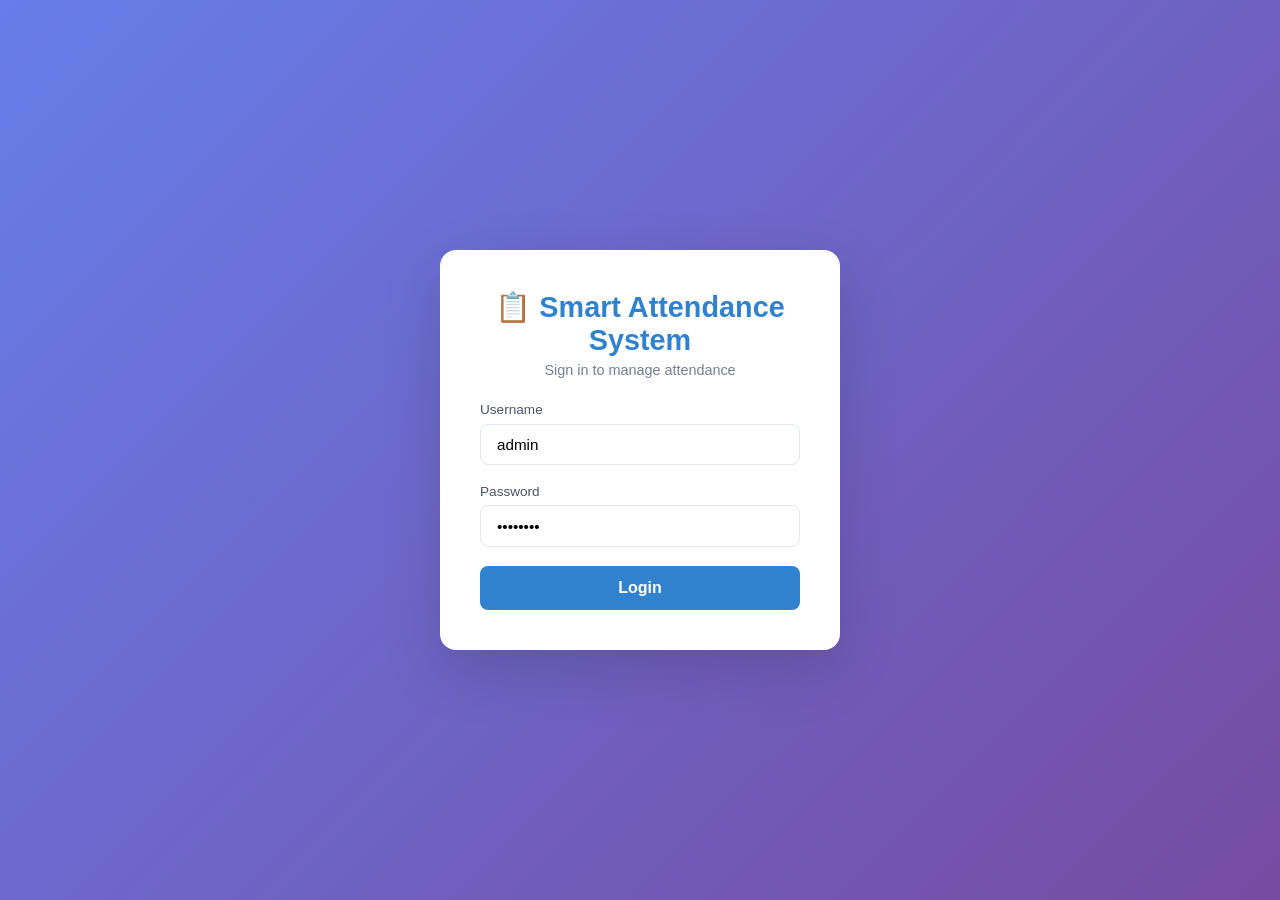
<file: index.html>
<!DOCTYPE html>
<html lang="en">
<head>
  <meta charset="UTF-8">
  <meta name="viewport" content="width=device-width, initial-scale=1.0">
  <title>Smart Attendance System - Login</title>
  <link rel="stylesheet" href="style.css">
</head>
<body class="auth-page">
  <div class="login-card">
    <div class="logo">
      <h1>📋 Smart Attendance System</h1>
      <p>Sign in to manage attendance</p>
    </div>

    <div id="alert" class="alert alert-error hidden">Invalid username or password.</div>

    <div class="form-group">
      <label>Username</label>
      <input type="text" id="username" placeholder="Enter username" value="admin">
      
    </div>
    <div class="form-group">
      <label>Password</label> 
      <input type="password" id="password" placeholder="Enter password" value="admin123">
      
    </div>
    <button class="btn-primary" onclick="login()">Login</button>
  </div>

  <script>
    function login() {
      const username = document.getElementById('username').value.trim();
      const password = document.getElementById('password').value.trim();
      const alert = document.getElementById('alert');

      if (username === 'admin' && password === 'admin123') {
        localStorage.setItem('loggedIn', 'true');
        localStorage.setItem('username', username);
        window.location.href = 'dashboard.html';
      } else {
        alert.classList.remove('hidden');
        setTimeout(() => alert.classList.add('hidden'), 3000);
      }
    }

    document.addEventListener('keypress', function(e) {
      if (e.key === 'Enter') login();
    });
  </script>
</body>
</html>
</file>
<file: style.css>
* { margin: 0; padding: 0; box-sizing: border-box; }
body { font-family: 'Segoe UI', sans-serif; background: #f0f4f8; color: #1a202c; }

/* AUTH PAGE */
.auth-page { display: flex; align-items: center; justify-content: center; min-height: 100vh; background: linear-gradient(135deg, #667eea 0%, #764ba2 100%); }
.login-card { background: white; padding: 2.5rem; border-radius: 16px; box-shadow: 0 20px 60px rgba(0,0,0,0.15); width: 400px; }
.login-card .logo { text-align: center; margin-bottom: 1.5rem; }
.login-card .logo h1 { font-size: 1.8rem; color: #3182ce; font-weight: 700; }
.login-card .logo p { color: #718096; font-size: 0.9rem; margin-top: 0.3rem; }

/* FORM */
.form-group { margin-bottom: 1.2rem; }
.form-group label { display: block; font-size: 0.85rem; color: #4a5568; font-weight: 500; margin-bottom: 0.4rem; }
.form-group input, .form-group select {
  width: 100%; padding: 0.7rem 1rem; border: 1.5px solid #e2e8f0;
  border-radius: 8px; font-size: 0.95rem; transition: border 0.2s; background: white;
}
.form-group input:focus, .form-group select:focus { outline: none; border-color: #4299e1; box-shadow: 0 0 0 3px rgba(66,153,225,0.15); }

/* BUTTONS */
.btn-primary {
  width: 100%; padding: 0.8rem; background: #3182ce; color: white;
  border: none; border-radius: 8px; font-size: 1rem; font-weight: 600;
  cursor: pointer; transition: background 0.2s, transform 0.1s;
}
.btn-primary:hover { background: #2b6cb0; }
.btn-primary:active { transform: scale(0.98); }
.btn-secondary {
  padding: 0.6rem 1.2rem; background: white; color: #3182ce;
  border: 1.5px solid #3182ce; border-radius: 8px; font-size: 0.9rem;
  cursor: pointer; transition: all 0.2s; font-weight: 500;
}
.btn-secondary:hover { background: #ebf8ff; }
.btn-success {
  padding: 0.6rem 1.2rem; background: #38a169; color: white;
  border: none; border-radius: 8px; font-size: 0.9rem; cursor: pointer; font-weight: 500;
}
.btn-success:hover { background: #2f855a; }
.btn-danger {
  padding: 0.6rem 1.2rem; background: #e53e3e; color: white;
  border: none; border-radius: 8px; font-size: 0.9rem; cursor: pointer; font-weight: 500;
}

/* LAYOUT */
.dashboard-layout { display: grid; grid-template-columns: 240px 1fr; min-height: 100vh; }
.sidebar { background: #2d3748; color: white; padding: 0; display: flex; flex-direction: column; }
.sidebar-header { padding: 1.5rem; border-bottom: 1px solid #4a5568; }
.sidebar-header h2 { font-size: 1.1rem; color: white; font-weight: 700; }
.sidebar-header p { font-size: 0.8rem; color: #a0aec0; margin-top: 0.2rem; }
.sidebar-nav { padding: 1rem; flex: 1; }
.nav-link {
  display: flex; align-items: center; gap: 10px;
  padding: 0.7rem 0.9rem; color: #a0aec0; border-radius: 8px;
  text-decoration: none; font-size: 0.9rem; margin-bottom: 0.3rem; transition: all 0.2s;
}
.nav-link:hover, .nav-link.active { background: #4a5568; color: white; }
.sidebar-footer { padding: 1rem; border-top: 1px solid #4a5568; }

/* MAIN CONTENT */
.main-content { padding: 2rem; overflow-y: auto; }
.page-header { margin-bottom: 1.5rem; }
.page-header h1 { font-size: 1.5rem; font-weight: 700; color: #2d3748; }
.page-header p { color: #718096; font-size: 0.9rem; margin-top: 0.3rem; }

/* STAT CARDS */
.stats-grid { display: grid; grid-template-columns: repeat(3, 1fr); gap: 1rem; margin-bottom: 1.5rem; }
.stat-card { background: white; padding: 1.3rem; border-radius: 12px; border: 1px solid #e2e8f0; }
.stat-card .number { font-size: 2.2rem; font-weight: 700; }
.stat-card .label { font-size: 0.82rem; color: #718096; margin-top: 0.2rem; }
.stat-card.blue .number { color: #3182ce; }
.stat-card.green .number { color: #38a169; }
.stat-card.red .number { color: #e53e3e; }

/* TABLE */
.table-card { background: white; border-radius: 12px; border: 1px solid #e2e8f0; overflow: hidden; }
.table-toolbar { padding: 1rem 1.2rem; display: flex; justify-content: space-between; align-items: center; border-bottom: 1px solid #e2e8f0; }
.table-toolbar h3 { font-size: 1rem; font-weight: 600; color: #2d3748; }
.attendance-table { width: 100%; border-collapse: collapse; }
.attendance-table th { background: #f7fafc; padding: 0.8rem 1rem; text-align: left; font-size: 0.82rem; color: #4a5568; font-weight: 600; text-transform: uppercase; letter-spacing: 0.05em; }
.attendance-table td { padding: 0.75rem 1rem; border-bottom: 1px solid #f0f4f8; font-size: 0.9rem; }
.attendance-table tr:hover td { background: #f7fafc; }
.attendance-table tr:last-child td { border-bottom: none; }

/* BADGES */
.badge { padding: 0.25rem 0.7rem; border-radius: 20px; font-size: 0.78rem; font-weight: 600; }
.badge-present { background: #c6f6d5; color: #276749; }
.badge-absent  { background: #fed7d7; color: #9b2c2c; }
.badge-late    { background: #fefcbf; color: #744210; }

/* RADIO BUTTONS FOR ATTENDANCE */
.status-radio { display: flex; gap: 0.5rem; }
.status-radio label { padding: 0.3rem 0.7rem; border-radius: 20px; font-size: 0.8rem; cursor: pointer; border: 1.5px solid #e2e8f0; transition: all 0.15s; }
.status-radio input[type="radio"] { display: none; }
.status-radio input[type="radio"]:checked + label.present { background: #c6f6d5; color: #276749; border-color: #38a169; }
.status-radio input[type="radio"]:checked + label.absent  { background: #fed7d7; color: #9b2c2c; border-color: #e53e3e; }
.status-radio input[type="radio"]:checked + label.late    { background: #fefcbf; color: #744210; border-color: #d69e2e; }

/* ALERT */
.alert { padding: 0.8rem 1rem; border-radius: 8px; margin-bottom: 1rem; font-size: 0.9rem; }
.alert-success { background: #c6f6d5; color: #276749; border: 1px solid #9ae6b4; }
.alert-error   { background: #fed7d7; color: #9b2c2c; border: 1px solid #feb2b2; }
.hidden { display: none; }
</file>
